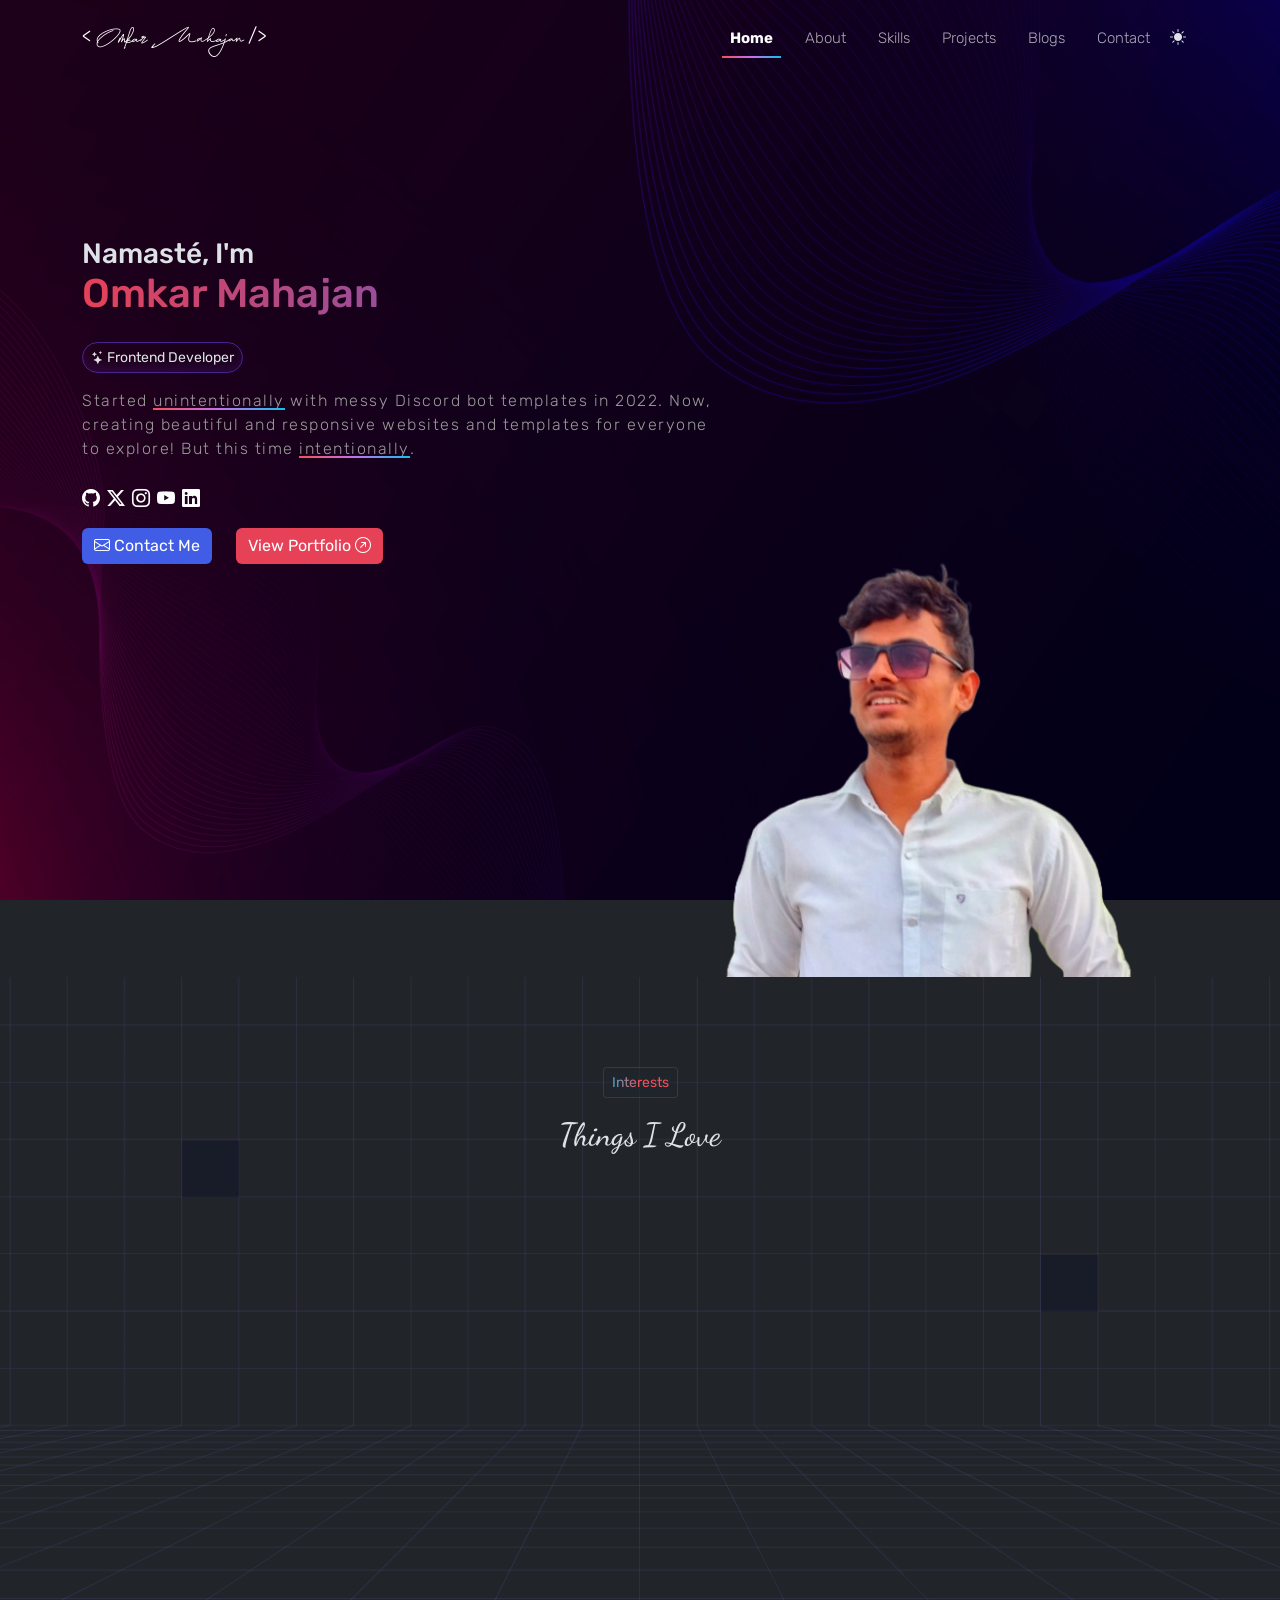
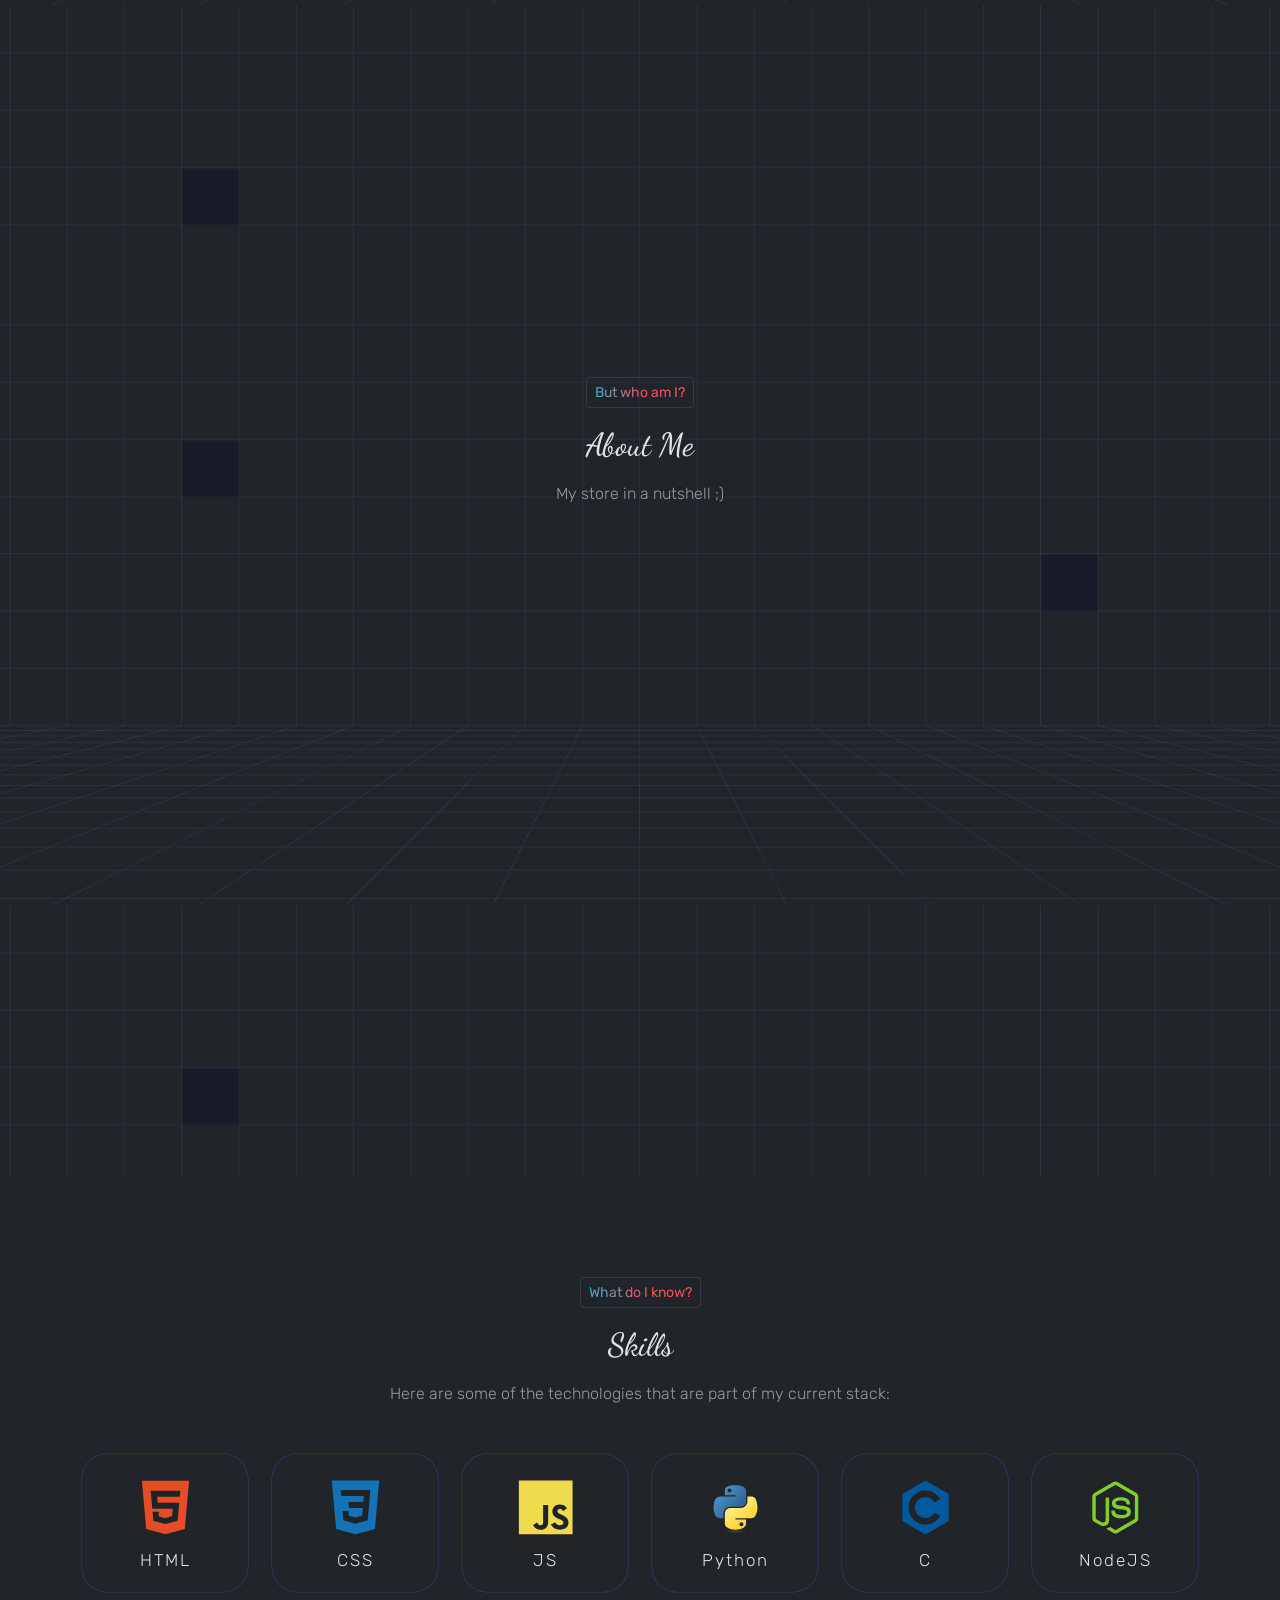
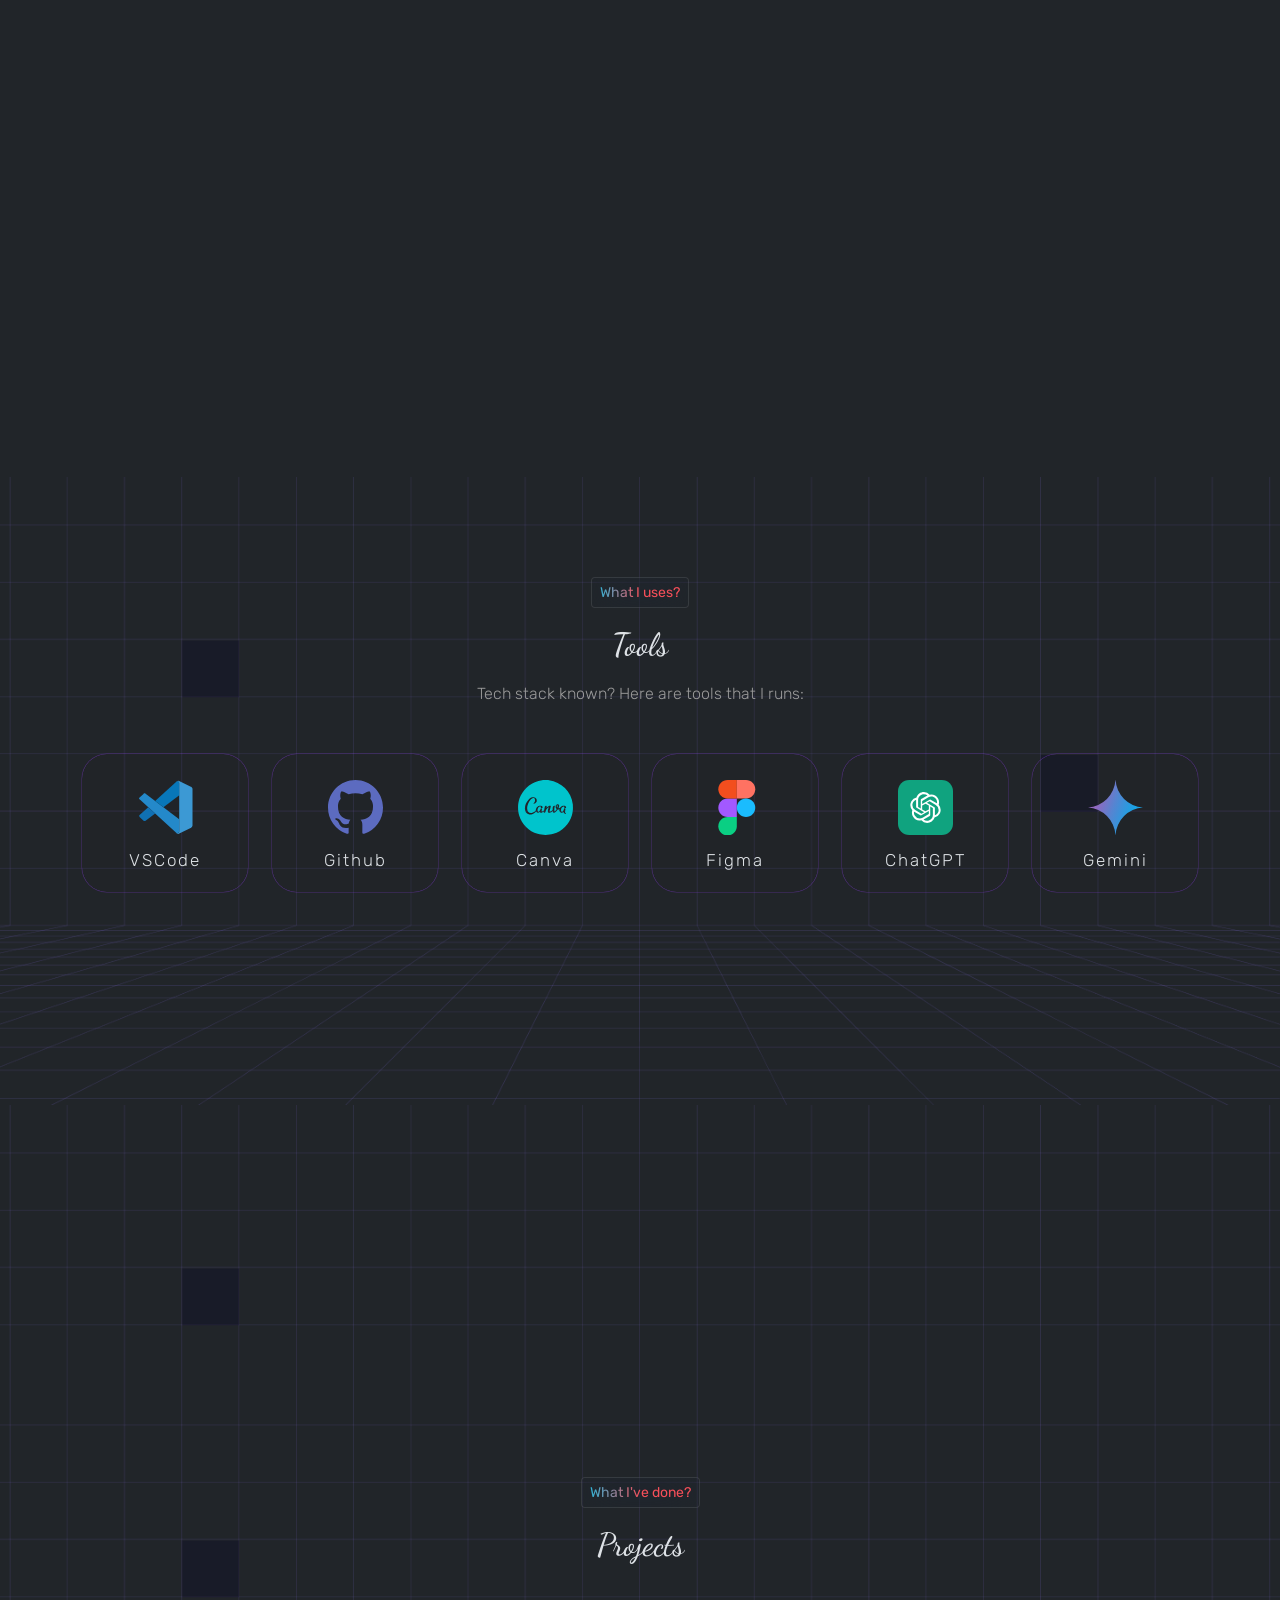
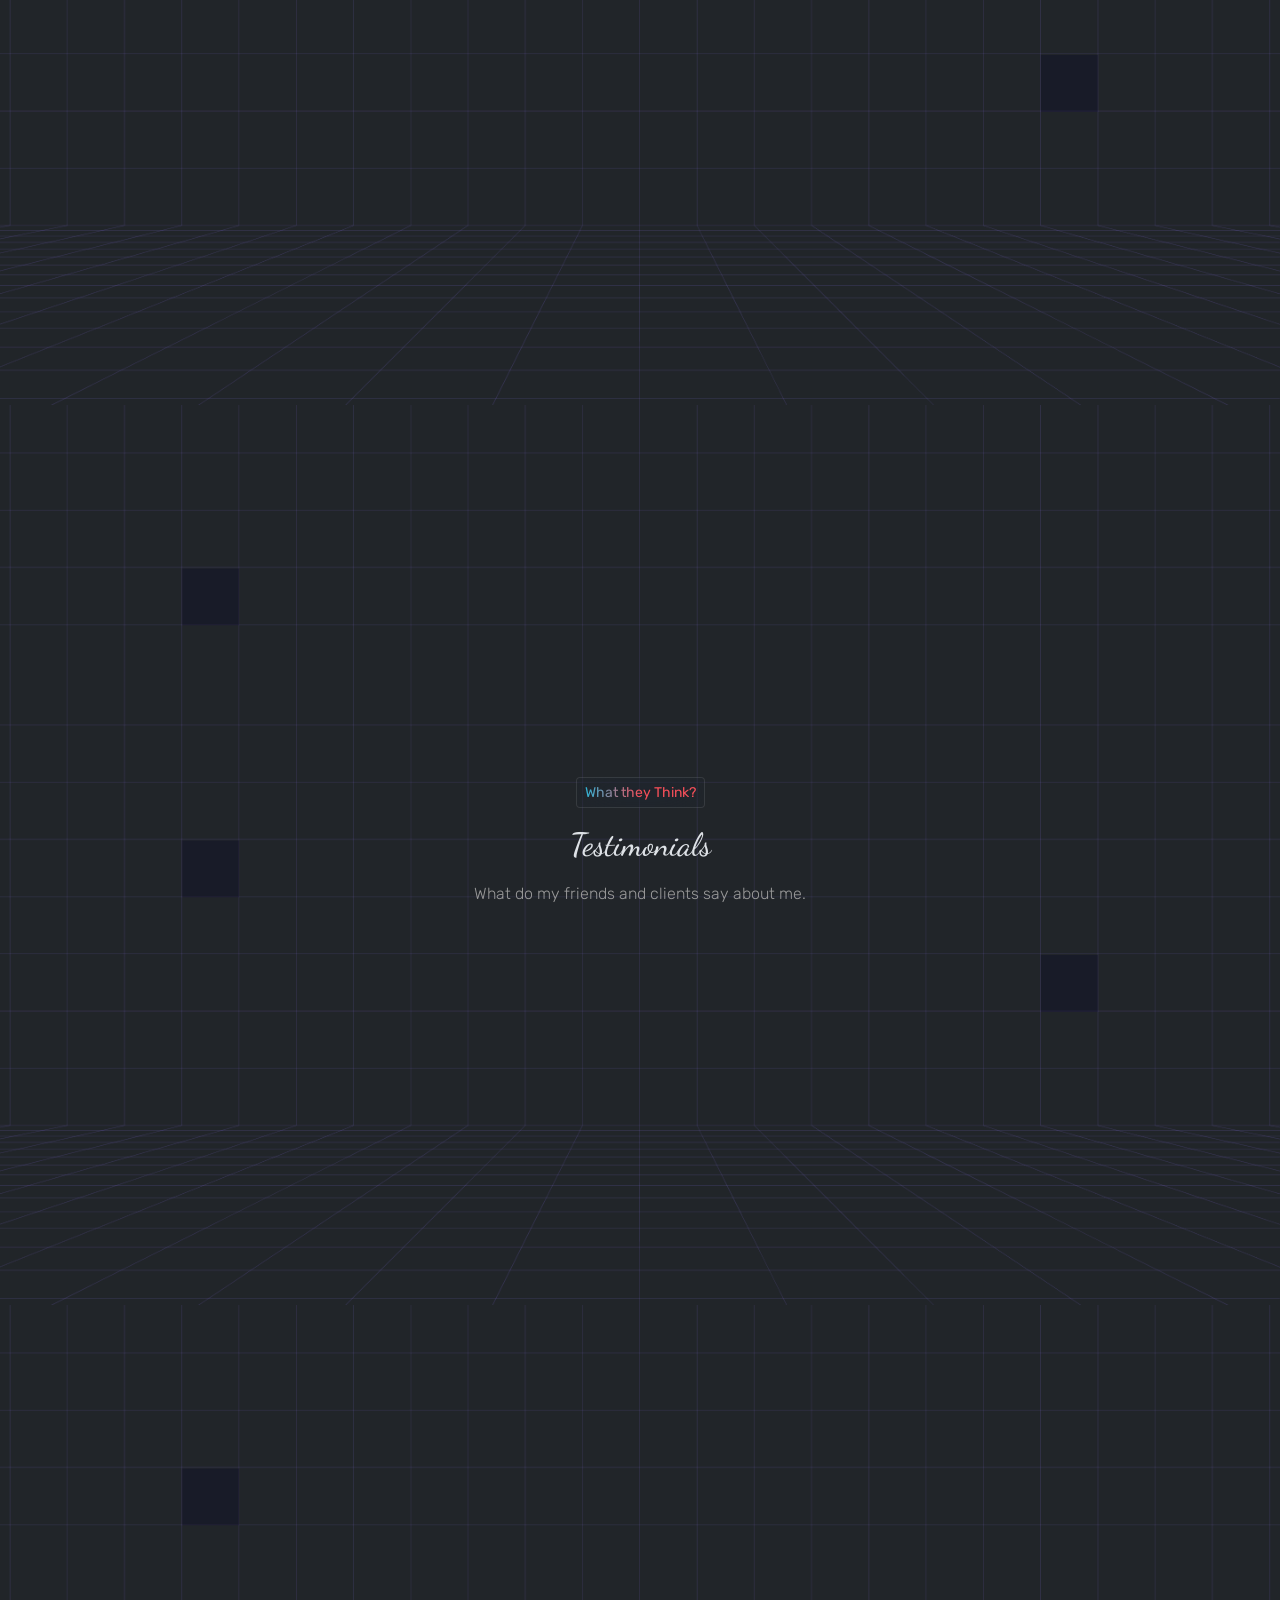
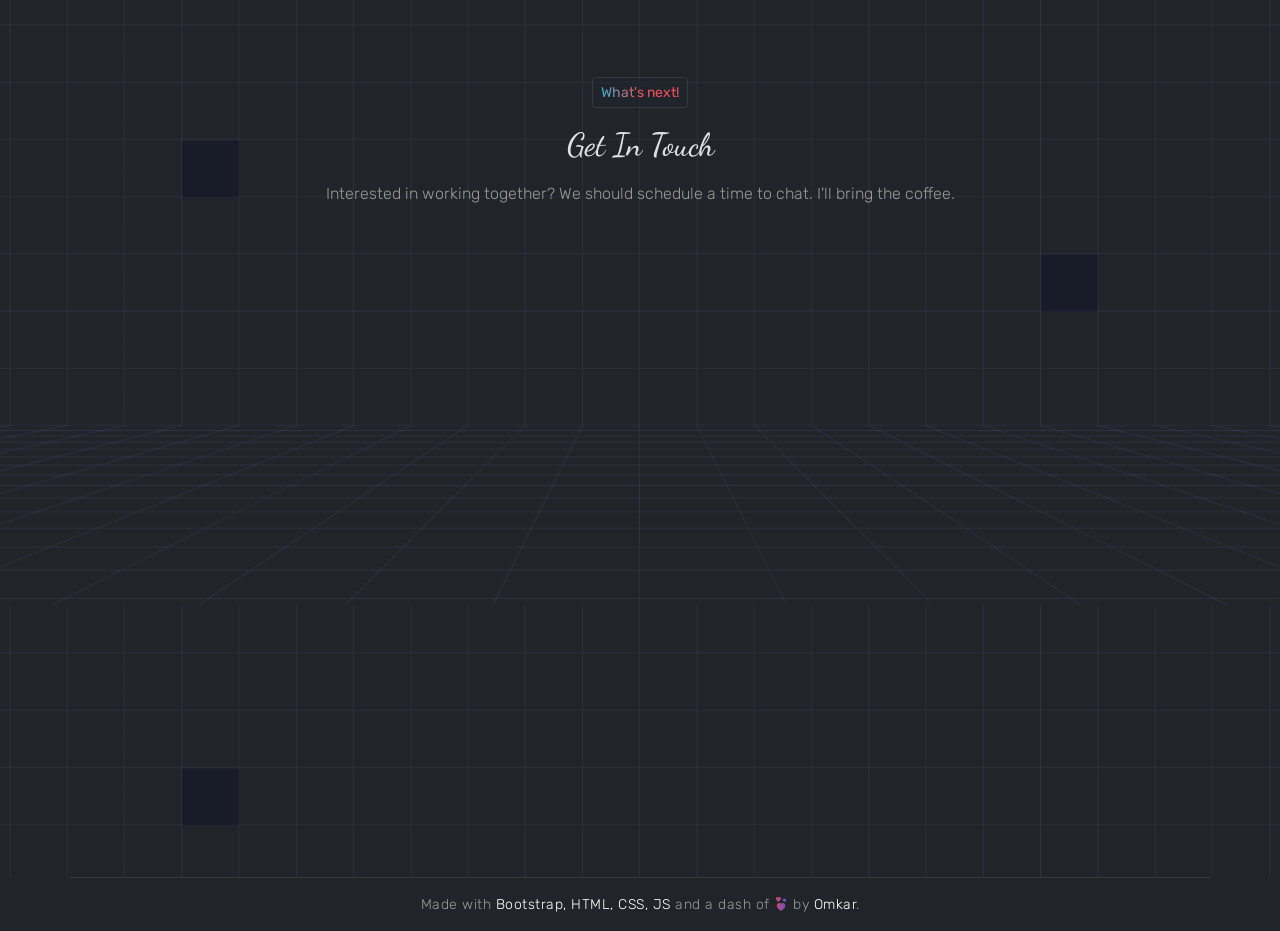
<file: index.html>
<!DOCTYPE html>
<html lang="en">
<head>
    <meta charset="UTF-8">
    <meta name="viewport" content="width=device-width, initial-scale=1.0">

    <!-- Primary Meta Tags -->
    <title>Omkar Mahajan - Frontend Web Developer</title>

    <meta name="title" content="Omkar Mahajan - Frontend Web Developer">
    <meta name="description" content="Omkar Mahajan - Passionate Frontend Web Developer creating beautiful and responsive websites. Explore my portfolio and blog for tech insights.">
    <meta name="keywords" content="Omkar Mahajan, Web Developer, Frontend Developer, Portfolio, Blog, Tech Insights">
    <meta name="author" content="Omkar Mahajan">

    <!-- Open Graph Meta Tags / Facebook -->
    <meta property="og:title" content="Omkar Mahajan - Frontend Web Developer">
    <meta property="og:description" content="Passionate about crafting beautiful and responsive websites. Explore my portfolio and blog for tech insights.">
    <meta property="og:image" content="assets/images/banner.webp">
    <meta property="og:url" content="/">
    <meta property="og:type" content="website">

    <!-- Twitter Card Meta Tags -->
    <meta name="twitter:card" content="summary_large_image">
    <meta name="twitter:title" content="Omkar Mahajan - Frontend Web Developer">
    <meta name="twitter:description" content="Passionate about crafting beautiful and responsive websites. Explore my portfolio and blog for tech insights.">
    <meta name="twitter:image" content="assets/images/banner.webp">

    <!-- Favicon -->
    <link rel="icon" href="assets/images/om.png" type="image/x-icon">

    <!-- Google Fonts: Rubik -->
    <link rel="stylesheet" href="https://fonts.googleapis.com/css?family=Rubik&amp;display=swap">

    <!-- Stylesheets -->
    <link rel="stylesheet" href="assets/css/aos.css">
    <link rel="stylesheet" href="assets/css/owl.carousel.min.css">
    <link rel="stylesheet" href="assets/css/bootstrap.min.css">
    <link rel="stylesheet" href="assets/css/bootstrap-icons.min.css">
    <link rel="stylesheet" href="assets/css/style.css">

    <!-- Preload Important resources -->
    <link rel="preload" href="assets/css/aos.css" as="style" >
    <link rel="preload" href="assets/css/owl.carousel.min.css" as="style" >
    <link rel="preload" href="assets/css/bootstrap.min.css" as="style" />
    <link rel="preload" href="assets/css/bootstrap-icons.min.css" as="style" />
    <link rel="preload" href="assets/css/style.css" as="style" />

    <!-- MS-Clarity Analytics 
    <script type="text/javascript">
        (function(c,l,a,r,i,t,y){
            c[a]=c[a]||function(){(c[a].q=c[a].q||[]).push(arguments)};
            t=l.createElement(r);t.async=1;t.src="https://www.clarity.ms/tag/"+i;
            y=l.getElementsByTagName(r)[0];y.parentNode.insertBefore(t,y);
        })(window, document, "clarity", "script", "phycesbqlg");
    </script>   -->

</head>

<body data-bs-theme="dark" data-bs-spy="scroll" data-bs-target="#navbar">

    <!-- Preloader -->
    <div id="preloader"></div>
    
    <!-- Header -->
    <header id="header">
        <nav id="navbar" class="navbar navbar-expand-md">
            <div class="container">
                <a href="/" class="navbar-brand logo">
                    <span><</span>
                    <span class="logo-name">Omkar Mahajan</span>
                    <span>/></span>
                </a>
                <div class="offcanvas offcanvas-end" tabindex="-1" id="offcanvasNavbar" aria-labelledby="offcanvasNavbarMenu">
                    <div class="offcanvas-header">
                        <a href="/" class="offcanvas-title navbar-brand logo" id="offcanvasNavbarMenu" data-aos="fade-down" data-aos-delay="600">
                            <span><</span>
                            <span class="logo-name">Omkar Mahajan</span>
                            <span>/></span>
                        </a>
                        <button type="button" class="navbar-toggler" data-bs-dismiss="offcanvas" aria-label="Close Navigation Menu"><i class="bi bi-x toggle-icon"></i></button>
                    </div>
                    <div class="offcanvas-body">
                        <ul class="navbar-nav nav-underline justify-content-end flex-grow-1">
                            <li class="nav-item" data-aos="fade-down" data-aos-delay="500" data-bs-dismiss="offcanvas"><a href="#hero" class="nav-link active" aria-current="page">Home</a></li>
                            <li class="nav-item" data-aos="fade-down" data-aos-delay="600" data-bs-dismiss="offcanvas"><a href="#about" class="nav-link">About</a></li>
                            <li class="nav-item" data-aos="fade-down" data-aos-delay="700" data-bs-dismiss="offcanvas" ><a href="#skills" class="nav-link">Skills</a></li>
                            <li class="nav-item" data-aos="fade-down" data-aos-delay="800" data-bs-dismiss="offcanvas"><a href="#projects" class="nav-link">Projects</a></li>
                            <li class="nav-item" data-aos="fade-down" data-aos-delay="900" data-bs-dismiss="offcanvas"><a href="#blogs" class="nav-link">Blogs</a></li>
                            <li class="nav-item" data-aos="fade-down" data-aos-delay="1000" data-bs-dismiss="offcanvas"><a href="#contact" class="nav-link">Contact</a></li>
                        </ul>
                    </div>
                </div>
                <button class="btn border-0" id="switchTheme" data-aos="fade-down" data-aos-delay="600"><i class="bi bi-brightness-high-fill"></i></button>
                <button class="navbar-toggler border-0" type="button" data-bs-toggle="offcanvas" data-bs-target="#offcanvasNavbar" aria-controls="offcanvasNavbar" aria-label="Toggle Navigation Menu" data-aos="fade-down" data-aos-delay="600"><i class="bi bi-list toggle-icon"></i></button>
            </div>
        </nav>
    </header>

    <!-- Hero -->
    <section id="hero">
        <div class="container">     
            <div class="row about-content">
                <div class="col-lg-5 order-lg-2">
                    <div class="hero-portrait">
                        <div class="pic" data-aos="fade-up" data-aos-delay="600"></div>
                    </div>
                </div>
                <div class="col-lg-7 order-lg-1 hero-content">
                    <span class="h3" data-aos="fade-up" data-aos-delay="0">Namasté, I'm</span>
                    <h1 class="name" data-aos="fade-up" data-aos-delay="200"><span>Omkar Mahajan</h1>
                    <button type="button" class="btn btn-sm mt-3 mb-3 btn-showcase"  data-aos="fade-up" data-aos-delay="400"><i class="bi bi-stars"></i> Frontend Developer</button>
                    <p class="tagline mb-3" data-aos="fade-up" data-aos-delay="600">Started <span class="underline">unintentionally</span> with messy Discord bot templates in 2022. Now, creating beautiful and responsive websites and templates for everyone to explore! But this time <span class="underline">intentionally</span>.</p>
                    <div class="social-icons pb-2 pt-2 mb-2">
                        <a href="https://github.com/omkaramahajan/" target="_blank" class="github" data-aos="fade-up" data-aos-delay="620"><i class="bi bi-github"></i></a>
                        <a href="https://twitter.com//" target="_blank" class="twitter-x" data-aos="fade-up" data-aos-delay="64 0"><i class="bi bi-twitter-x"></i></a>
                        <a href="https://www.instagram.com/0mkar_mahajan/" target="_blank" class="instagram" data-aos="fade-up" data-aos-delay="660"><i class="bi bi-instagram"></i></a>
                        <a href="https://www.youtube.com/@Omkar_mahajan/" target="_blank" class="youtube" data-aos="fade-up" data-aos-delay="680"><i class="bi bi-youtube"></i></a>
                        <a href="https://www.linkedin.com/omkar-mahajan-a8727b334/" target="_blank" class="linkedin" data-aos="fade-up" data-aos-delay="690"><i class="bi bi-linkedin"></i></a>
                    </div>
                    <div class="d-flex call-to-action">
                        <a href="#contact" data-aos="fade-up" data-aos-delay="700"><button type="button" class="btn me-4 primary-bg-btn"><i class="bi bi-envelope"></i> Contact Me</button></a>
                        <a href="#projects" data-aos="fade-up" data-aos-delay="800"><button type="button" class="btn btn-light secondary-bg-btn">View Portfolio <i class="bi bi-arrow-up-right-circle"></i></button></a>
                    </div>                    
                </div>
            </div>
        </div>
    </section>

    <!-- Things I Love -->
    <section id="things-i-love">
        <div class="container">
            <h6 class="text-center"><span class="btn btn-sm theme-button theme-text">Interests</span></h6>
            <h2 class="section-heading text-center">Things I Love</h2>
            <div class="row justify-content-center pt-3 gy-4">
                <div class="col-lg-4 col-md-6" data-aos="fade-up" >
                    <div class="card">
                        <div class="circle-container">
                            <div class="circle"><i class="bi bi-droplet-half"></i></div>
                        </div>
                        <div class="card-body">
                            <p class="card-title">Designing</p>
                            <p class="card-text">I love designing. When I see something that needs improvement, I enjoy making it better visually. I pay attention to every detail, whether it's a graphic or a user interface. My goal is to create designs that catch the eye and inspire others.</p>
                        </div>
                    </div>
                </div>
                <div class="col-lg-4 col-md-6" data-aos="fade-up" >
                    <div class="card">
                        <div class="circle-container">
                            <div class="circle"><i class="bi bi-code-slash"></i></i></div>
                        </div>
                        <div class="card-body">
                            <p class="card-title">Developing</p>
                            <p class="card-text">After designing, I dive into development. Coding is where I bring designs to life, turning concepts into digital experiences. Each line of code reflects my vision for functionality and elegance, showcasing my commitment to excellence.</p>
                        </div>
                    </div>
                </div>
                <div class="col-lg-4 col-md-6" data-aos="fade-up" >
                    <div class="card">
                        <div class="circle-container">
                            <div class="circle"><i class="bi bi-cup-hot"></i></div>
                        </div>
                        <div class="card-body">
                            <p class="card-title">Expanding</p>
                            <p class="card-text">Expanding beyond creation, I optimize. From templates to full websites, I refine post-development. Leveraging blogging and basic SEO, I enhance visibility and impact online. Each step maximizes reach and effectiveness online.</p>
                        </div>
                    </div>
                </div>
            </div>
        </div>
    </section>


    <!-- About Me -->
    <section id="about">
        <div class="container">
            <h6 class="text-center"><span class="btn btn-sm theme-button theme-text">But who am I?</span></h6>
            <h2 class="section-heading text-center">About Me</h2>
            <p class="text-center muted-text mt-3 mb-4">My store in a nutshell ;)</p>
            <div class="row justify-content-center" data-aos="fade-down" data-aos-delay="200">
                <div class="col-lg-5 about-portrait">
                    <img src="assets/images/portrait-2.jpg" class="img-fluid pic" alt="About Me Portrait">
                </div>
                <div class="col-lg-7">
                    <p class="bio">
                        Hey there, I'm Omkar, a 20-year-old coding enthusiast from India. I'm currently doing part-time blogging with my full-time journey as a frontend web developer. My coding journey began with experimenting on Discord bots. Now, I'm pursuing a master's degree in computer applications to deepen my skills and passion for web development.
                        </br></br>
                        My main goal in coding is simple: to create things that look great and serve a purpose. Whether it's designing sleek designs or expanding web applications, I'm always exploring new ideas to make something awesome. Apart from coding, when I'm not coding or catching up on news, you can often find me immersed in the world of battle royale games.
                    
                    </p>
                </div>
            </div>
        </div>
    </section>

    <!-- Skills -->
    <section id="skills">
        <div class="container">
            <h6 class="text-center"><span class="btn btn-sm theme-button theme-text">What do I know?</span></h6>
            <h2 class="section-heading text-center">Skills</h2>
            <p class="text-center muted-text mt-3 mb-4">Here are some of the technologies that are part of my current stack:</p>
            <div class="row justify-content-center row-cols-2 row-cols-md-3 row-cols-lg-6 mt-4 gy-4 skills-container" data-aos="simple" data-aos-delay="200">
                <div class="col">
                    <div class="skill">
                        <img class="skill-image" src="./assets/images/skills/HTML.svg" alt="HTML">
                        <p class="skill-name">HTML</p>
                    </div>
                </div>
                <div class="col">
                    <div class="skill">
                        <img class="skill-image" src="./assets/images/skills/CSS.svg" alt="CSS"/>
                        <p class="skill-name">CSS</p>
                    </div>
                </div>                
                <div class="col">
                    <div class="skill">
                        <img class="skill-image" src="./assets/images/skills/JS.svg" alt="JavaScript">
                        <p class="skill-name">JS</p>
                    </div>
                </div>
                <div class="col">
                    <div class="skill">
                        <img class="skill-image" src="./assets/images/skills/Python.svg" alt="Python">
                        <p class="skill-name">Python</p>
                    </div>
                </div>
                <div class="col">
                    <div class="skill">
                        <img class="skill-image" src="./assets/images/skills/C.svg" alt="C">
                        <p class="skill-name">C</p>
                    </div>
                </div>
                <div class="col">
                    <div class="skill">
                        <img class="skill-image" src="./assets/images/skills/NodeJS.svg" alt="NodeJS">
                        <p class="skill-name">NodeJS</p>
                    </div>
                </div>
                </div>
            </div>
        </div>
    </section>

    <!-- Tools -->
    <section id="tools">
        <div class="container">
            <h6 class="text-center"><span class="btn btn-sm theme-button theme-text">What I uses?</span></h6>
            <h2 class="section-heading text-center">Tools</h2>
            <p class="text-center muted-text mt-3 mb-4">Tech stack known? Here are tools that I runs:</p>
            <div class="row justify-content-center row-cols-2 row-cols-md-3 row-cols-lg-6 mt-4 gy-4 tools-container" data-aos="simple" data-aos-delay="200">
                <div class="col">
                    <div class="tool">
                        <img class="tool-image" src="./assets/images/tools/vscode.svg" alt="VSCode">
                        <p class="tool-name">VSCode</p>
                    </div>
                </div>
                <div class="col">
                    <div class="tool">
                        <img class="tool-image" src="./assets/images/tools/github.svg" alt="Github">
                        <p class="tool-name">Github</p>
                    </div>
                </div>
                <div class="col">
                    <div class="tool">
                        <img class="tool-image" src="./assets/images/tools/canva.svg" alt="Canva">
                        <p class="tool-name">Canva</p>
                    </div>
                </div>
                <div class="col">
                    <div class="tool">
                        <img class="tool-image" src="./assets/images/tools/Figma.svg" alt="Figma">
                        <p class="tool-name">Figma</p>
                    </div>
                </div>
                <div class="col">
                    <div class="tool">
                        <img class="tool-image" src="./assets/images/tools/ChatGPT.svg" alt="ChatGPT">
                        <p class="tool-name">ChatGPT</p>
                    </div>
                </div>
                <div class="col">
                    <div class="tool">
                        <img class="tool-image" src="./assets/images/tools/Gemini.svg" alt="Gemini">
                        <p class="tool-name">Gemini</p>
                    </div>
                </div>
            </div>
        </div>
    </section>

    <!-- Timelines 
    <section id="timelines">
        <div class="container">
            <h6 class="text-center"><span class="btn btn-sm theme-button theme-text">What am Doing?</span></h6>
            <h2 class="section-heading text-center">Timelines</h2>
            <div class="row justify-content-center row-cols-2 row-cols-md-3 row-cols-lg-6 skills-container">
                <div class="col">
                </div>
            </div>
        </div>
    </section> -->
            

    <!-- Projects -->
    <section id="projects">
        <div class="container">
            <h6 class="text-center"><span class="btn btn-sm theme-button theme-text">What I've done?</span></h6>
            <h2 class="section-heading text-center">Projects</h2>
            <div class="row justify-content-center mt-4 gy-4" data-aos="fade-up" data-aos-delay="200">
                <!--
                <div class="col-lg-4 col-md-6">

                    <div class="card project-card">
                        <div class="card-body">
                            <div class="d-flex align-items-center">
                                <div class="col-2">
                                    <img src="/assets/images/projects/pfpfinder-icon.png" class="img-fluid icon" alt="PfpFinder Logo">
                                </div>
                                <div class="col-7 p-0">
                                    <a href="https://pfpfinder.com/" class="card-title title" target="_blank">PfpFinder</a>
                                    <p class="stacks m-0">HTML | CSS | BS | JS + NodeJS</p>
                                </div>
                                <div class="col-3 align-middle">
                                    <a href="https://pfpfinder.com/" class="btn btn-sm primary-bg-btn rounded-5" target="_blank">Visit <i class="bi bi-arrow-up-right-circle-fill"></i></a>
                                </div>
                            </div>
                        </div>
                        <div class="description-container">
                            <p class="description">Find the best profile pictures and banners for all your social media accounts.</p>
                        </div>
                        <div class="banner-container">
                            <div class="overlay">
                                <a href="https://pfpfinder.com/" class="btn" target="_blank"><i class="bi bi-arrow-up-right-circle-fill"></i></a>
                            </div>
                            <img src="/assets/images/projects/pfpfinder-banner.webp" class="card-img-top banner" alt="PfpFinder Banner">
                        </div>
                    </div>
                </div>

                <div class="col-lg-4 col-md-6">
                    <div class="card project-card">
                        <div class="card-body">
                            <div class="d-flex align-items-center">
                                <div class="col-2">
                                    <img src="/assets/images/projects/bikekart-icon.png" class="img-fluid icon" alt="BikeKart Template Logo">
                                </div>
                                <div class="col-7 p-0">
                                    <a href="https://itsvijaysingh.github.io/BikeKart/" class="card-title title" target="_blank">BikeKart</a>
                                    <p class="stacks m-0">HTML | CSS</p>
                                </div>
                                <div class="col-3 align-middle">
                                    <a href="https://itsvijaysingh.github.io/BikeKart/" class="btn btn-sm primary-bg-btn rounded-5" target="_blank">Visit <i class="bi bi-arrow-up-right-circle-fill"></i></a>
                                </div>
                            </div>
                        </div>
                        <div class="description-container">
                            <p class="description">BikeKart is just another bike store web template with mulitple sections.</p>
                        </div>
                        <div class="banner-container">
                            <div class="overlay">
                                <a href="https://itsvijaysingh.github.io/BikeKart/" class="btn" target="_blank"><i class="bi bi-arrow-up-right-circle-fill"></i></a>
                            </div>
                            <img src="/assets/images/projects/bikekart-banner.webp" class="card-img-top banner" alt="BikeKart Banner">
                        </div>
                    </div>
                </div>
-->
                <div class="col-lg-4 col-md-6">
                    <div class="card project-card cursor-not-allowed">
                        <div class="card-body ">
                            <div class="d-flex align-items-center">
                                <div class="col-2">
                                    <img src="assets/images/projects/simplcalc-icon.png" class="img-fluid icon" alt="SimplCalc Icon">
                                </div>
                                <div class="col-7 p-0">
                                    <span class="card-title title">SimplCalc</span>
                                    <p class="stacks m-0">HTML | CSS | JS</p>
                                </div>
                                <div class="col-3 align-middle">
                                    <button class="btn btn-sm in-progress cursor-not-allowed">In Progress</button>
                                </div>
                            </div>
                        </div>
                        <div class="description-container">
                            <p class="description">Tired of calculating manually? SimplCalc is best and faster solution.</p>
                        </div>
                        <div class="banner-container cursor-not-allowed">
                            <div class="overlay">
                                <i class="bi bi-hourglass-split"></i>
                            </div>
                            <img src="assets/images/projects/simplcalc-banner.webp" class="card-img-top banner" alt="SimplCalc Banner">
                        </div>
                    </div>
                </div>
            </div>
        </div>
    </section>

    <!-- Testimonials -->
    <section id="testimonials">
        <div class="container">
            <h6 class="text-center"><span class="btn btn-sm theme-button theme-text">What they Think?</span></h6>
            <h2 class="section-heading text-center">Testimonials</h2>
            <p class="text-center muted-text mt-3 mb-4">What do my friends and clients say about me.</p>
            <div class="row mt-4 gy-4" data-aos="fade-down" data-aos-delay="200">
                <div class="col-md-12">
                    <div id="testimonial-slider" class="owl-carousel">
<!--
                        <div class="testimonial">
                            <p class="description">
                                Your brilliance is truly inspiring. You bring so much positivity and creativity wherever you go. Keep shining brightly! Working with you has been always an incredible experience.
                            </p>
                            <div class="pic">
                                <img src="/assets/images/testimonials/Moinudeen.webp" alt="Moinudeen Pic">
                            </div>
                            <div class="detail">
                                <h4 class="name">Moinudeen</h4>
                                <small class="role" >Programmer</small>
                            </div>
                        </div>
         
                        <div class="testimonial">
                            <p class="description">
                                Bro, I admire your hard work. Your efforts speak volumes about you. You're amazing! Much love, bro! 🤜🤛
                            </p>
                            <div class="pic">
                                <img src="/assets/images/testimonials/Nadeem.webp" alt="Nadeem Pic">
                            </div>
                            <div class="detail">
                                <h4 class="name">Nadeem</h4>
                                <small class="role">Friend</small>
                            </div>
                        </div>

                       <div class="testimonial">
                            <p class="description">
                                Vijay's commitment and hard work shine through in everything he does.
                            </p>
                            <div class="pic">
                                <img src="/assets/images/testimonials/J.svg" alt="Jwala Pratap Pic" class="">
                            </div>
                            <div class="detail">
                                <h4 class="name">Jwala Pratap</h4>
                                <small class="role">Web Developer</small>
                            </div>
                        </div>
-->
                        <div class="testimonial">
                            <p class="description">
                                Working with Omkar has been an incredible experience. His dedication in web development truly shine through his work. He has a remarkable ability to turn ideas into reality & crafting websites that exceed expectations.
                            </p>
                            <div class="pic">
                                <img src="assets/images/testimonials/Rahul.webp" alt="Rahul Pic">
                            </div>
                            <div class="detail">
                                <h4 class="name">Alok Sharma</h4>
                                <small class="role">Software Developer</small>
                            </div>
                        </div>
                    </div>
                </div>
            </div>
        </div>
    </section>

    <!-- Blogs -->
    <!--
    <section id="blogs">
        <div class="container">
            <h6 class="text-center"><span class="btn btn-sm theme-button theme-text">Do I Write?</span></h6>
            <h2 class="section-heading text-center">My Blogs</h2>
            <p class="text-center muted-text mt-3 mb-4">From tech tips to gaming guides, here are some written pieces that you can check out if you're interested.</p>
            <div class="row justify-content-center gy-4" data-aos="fade-up" data-aos-delay="600">
                <div class="col-lg-4 col-md-6">
                    <div class="card article-card">
                        <div class="banner-container position-relative">
                            <div class="position-absolute top-0 end-0">
                                <span class="badge">Gaming</span>
                            </div>
                            <img src="https://gamesroid.com/wp-content/uploads/2023/10/How-to-Update-Township.webp" class="card-img-top banner" alt="How to Update Township Game">
                        </div>                        
                        <div class="card-body">
                            <a href="https://gamesroid.com/how-to-update-township-game/"></a><h6 class="card-title">How to Update Township Game – Guide for Every Platform!</h6></a>
                            <p class="card-text description">Keep your Township updated and experience all the latest features.</p>
                            <a href="https://gamesroid.com/how-to-update-township-game/" class="text-decoration-none" target="_blank"><span class="read-more">Read More <i class="bi bi-arrow-up-right"></i></span></a>
                        </div>
                    </div>
                </div>
                <div class="col-lg-4 col-md-6">
                    <div class="card article-card">
                        <div class="banner-container position-relative">
                            <div class="position-absolute top-0 end-0">
                                <span class="badge">Gaming</span>
                            </div>
                            <img src="https://gamesroid.com/wp-content/uploads/2023/09/Popular-Mobile-Games.webp" class="card-img-top banner" alt="Most Popular Mobile Games in India">
                        </div>                        
                        <div class="card-body">
                            <a href="https://gamesroid.com/most-popular-mobile-games-in-india/"></a><h6 class="card-title">Most Popular Mobile Games in India- Android & iOS </h6></a>
                            <p class="card-text description">Find out the top trendiest and most popular mobile games in India!</p>
                            <a href="https://gamesroid.com/most-popular-mobile-games-in-india/" class="text-decoration-none" target="_blank"><span class="read-more">Read More <i class="bi bi-arrow-up-right"></i></span></a>
                        </div>
                    </div>
                </div>
                <div class="col-lg-4 col-md-6">
                    <div class="card article-card">
                        <div class="banner-container position-relative">
                            <div class="position-absolute top-0 end-0">
                                <span class="badge">Gaming</span>
                            </div>
                            <img src="https://gamesroid.com/wp-content/uploads/2024/01/Discord-Banners.webp" class="card-img-top banner" alt="Best Discord Banners and GIFs">
                        </div>                        
                        <div class="card-body">
                            <a href="https://gamesroid.com/best-discord-banners/"></a><h6 class="card-title">100+ Best Discord Banners and GIFs</h6></a>
                            <p class="card-text description">From anime, to aesthetics, cuteness to coolness, static to animated there's a for you.</p>
                            <a href="https://gamesroid.com/best-discord-banners/" class="text-decoration-none" target="_blank"><span class="read-more">Read More <i class="bi bi-arrow-up-right"></i></span></a>
                        </div>
                    </div>
                </div>
            </div>
        </div>
    </section>
-->


    <!-- Contact -->
    <section id="contact">
        <div class="container">
            <h6 class="text-center"><span class="btn btn-sm theme-button theme-text">What's next!</span></h6>
            <h2 class="section-heading text-center">Get In Touch</h2>
            <p class="text-center muted-text mt-3 mb-4">Interested in working together? We should schedule a time to chat. I'll bring the coffee.</p>
            <div class="row justify-content-center" data-aos="fade-down" data-aos-delay="500">
                <div class="col-lg-8">
                    <div class="contact-form">
                       <!-- <form action="https://formspree.io/f/xldjelqg" method="POST"> -->
                            <div class="row g-2">
                                <div class="col-md-6">
                                    <div class="form-group">
                                        <input type="text" class="form-control" id="name" name="name" placeholder="Name *" required>
                                    </div>
                                </div>
                                <div class="col-md-6">
                                    <div class="form-group">
                                        <input type="email" class="form-control" id="email" name="email" placeholder="Email *" required>
                                    </div>
                                </div>
                                <div class="col-md-12">
                                    <div class="form-group">
                                        <input type="text" class="form-control" id="subject" name="subject"  placeholder="Subject *" required>
                                    </div>
                                </div>
                                <div class="col-md-12">
                                    <div class="form-group">
                                        <textarea style="resize: none;" class="form-control" id="message" name="message" rows="5" placeholder="Your message *" required></textarea>
                                    </div>
                                </div>
                                <div class="col-md-12">
                                    <button type="submit" class="btn primary-bg-btn mt-2">Send Message <i class="bi bi-arrow-up-right"></i></button>
                                </div>
                            </div>
                        </form>
                    </div>
                </div>
            </div>
        </div>
    </section>

    <!-- Footer -->
    <footer id="footer">
        <div class="container">
            <p class="text-center copyright-text">Made with <span>Bootstrap, HTML, CSS, JS</span> and a dash of <span class="heart-icon"><i class="bi bi-hearts"></i></span> by <span>Omkar</span>.</p>
        </div>
    </footer>

    <button class="btn" id="backToTopButton" onclick="scrollToTop()" style="display: none;">
        <span aria-label="Back to top">
            <svg xmlns="http://www.w3.org/2000/svg" width="20" height="20" fill="currentColor" class="bi bi-arrow-up-square" viewBox="0 0 16 16">
                <path fill-rule="evenodd" d="M15 2a1 1 0 0 0-1-1H2a1 1 0 0 0-1 1v12a1 1 0 0 0 1 1h12a1 1 0 0 0 1-1zM0 2a2 2 0 0 1 2-2h12a2 2 0 0 1 2 2v12a2 2 0 0 1-2 2H2a2 2 0 0 1-2-2zm8.5 9.5a.5.5 0 0 1-1 0V5.707L5.354 7.854a.5.5 0 1 1-.708-.708l3-3a.5.5 0 0 1 .708 0l3 3a.5.5 0 0 1-.708.708L8.5 5.707z"/>
              </svg>
        </span>
    </button>

    <!-- JavaScript -->
    <script src="assets/js/aos.js" defer></script>
    <script src="assets/js/jquery-3.7.1.min.js" defer></script>
    <script src="assets/js/owl.carousel.min.js" defer></script>
    <script src="assets/js/bootstrap.min.js" defer></script>
    <script src="assets/js/script.js" defer></script>

</body>
</html>
</file>
<file: assets/css/style.css>
/*--------------------------------------------------------------
# Global Settings
--------------------------------------------------------------*/

@font-face {
    font-family: 'Agustina';
    src: url('../fonts/Agustina.woff') format('woff');
}

@font-face {
    font-family: 'Dancing Script';
    src: url('../fonts/DancingScript-Medium.ttf') format('truetype');
}


/* Global Variables */
:root{
    --font-family: 'Rubik', sans-serif;
    --primary-color: #415de6;
    --secondary-color: #e64157;
    --tertiary-color: #12c2e9;
    --primary-gradient-color: linear-gradient(90deg,#e64157,#415de6);
    --secondary-gradient-color: linear-gradient(to right, #12c2e9, #f64f59, #f64f59);
    --underline-gradient: linear-gradient(to left, #12c2e9, #c471ed, #f64f59);
    --vertical-gradient: linear-gradient(to top, #12c2e9, #c471ed, #f64f59);
    --transition-default: all .4s ease;
}   

body{
    font-family: var(--font-family);
    font-weight: 300;
}

a{
    color: var(--primary-color);
    text-decoration: none;
}

a:hover{
    color: var(--secondary-color);
}

/* Dark Mode */
[data-bs-theme="dark"] {
    position: relative;
    color: rgb(255, 255, 255/1);
    z-index: 0;
}

[data-bs-theme="dark"]::before {
    content: "";
    position: fixed;
    top: 0;
    left: 0;
    width: 100%;
    height: 100%;
    background: #000 url(../images/dark-bg.webp) 50% no-repeat;
    background-size: cover;
    filter: brightness(50%);
    -webkit-filter: brightness(50%);
    z-index: -1;
}

/* Dark Mode styles */
[data-bs-theme="dark"] {
    --text-color: #fff;
    --muted-text: #9a9a9a;
    --bg-color: #212121;
    --btn-color: #fff;
    --offcanvas-bg: rgba(0,0,0,0.9);
    --offcanvas-border-color: rgba(255, 255, 255, 0.2);
}

/* Light Mode */
[data-bs-theme="light"] {
    position: relative;
    color: rgb(255, 255, 255/1);
    z-index: 0;
}

[data-bs-theme="light"]::before {
    content: "";
    position: fixed;
    top: 0;
    left: 0;
    width: 100%;
    height: 100%;
    background: #fff url(../images/light-bg.webp) 50% no-repeat;
    background-size: cover;
    filter: brightness(90%);
    -webkit-filter: brightness(90%);
    z-index: -1;
}

/* Light Mode styles */
[data-bs-theme="light"] {
    --text-color: #000;
    --muted-text: #000;
    --bg-color: #fff;
    --btn-color: #fff;
    --offcanvas-bg: rgba(215, 215, 215, 0.9);
    --offcanvas-border-color: rgba(255, 255, 255, 0.2);
}

*::selection {
    color: var(--primary-color);
}

::-webkit-scrollbar {
    width: 5px;
    background: var(--bg-color);
}

::-webkit-scrollbar-thumb {
    border-radius: 20px;
    background: var(--vertical-gradient);
    box-shadow: inset 2px 2px 2px rgba(255, 255, 255, 0.25), inset -2px -2px -2px rgba(0,0,0,0.25);
    -webkit-box-shadow: inset 2px 2px 2px rgba(255, 255, 255, 0.25), inset -2px -2px -2px rgba(0,0,0,0.25);
}

.social-icons a{
    color: var(--text-color);
    font-size: 18px;
    margin-right: 3px;
    transition: var(--transition-default);
    -webkit-transition: var(--transition-default);
}

.social-icons a:hover{
    color: var(--primary-color);
}

.logo-name{
    font-family: 'Agustina', 'Rubik', sans-serif;
    font-size: 1.2rem;
}

.primary-bg-btn{
    color: var(--btn-color);
    background-color: var(--primary-color);
    border: none;
    transition: var(--transition-default);
    -webkit-transition: var(--transition-default);
}

.primary-bg-btn:hover{
    color: var(--text-color);
    background-color: none;
    border: 1px solid var(--bg-color);
    transform: translate(0, -0.25rem) rotate(0) skewX(0) skewY(0) scaleX(1) scaleY(1);
}

.primary-outline-btn{
    color: var(--btn-color);
    background-color: none;
    border-color: var(--primary-color);
    transition: var(--transition-default);
    -webkit-transition: var(--transition-default);
}

.primary-outline-btn:hover{
    color: var(--text-color);
    background-color: var(--primary-color);
    border: none;
    transform: translate(0, -0.25rem) rotate(0) skewX(0) skewY(0) scaleX(1) scaleY(1);
}

.secondary-bg-btn{
    color: var(--text-color);
    background-color: var(--secondary-color);
    border: none;
}

.secondary-bg-btn:hover{
    color: var(--bg-color);
    background-color: var(--text-color);
    border: 1px solid var(--bg-color);
    transform: translate(0, -0.25rem) rotate(0) skewX(0) skewY(0) scaleX(1) scaleY(1);
}

.tertiary-bg-btn{
    color: var(--text-color);
    background-color: var(--tertiary-color);
    border: none;
    transform: translate(0, -0.25rem) rotate(0) skewX(0) skewY(0) scaleX(1) scaleY(1);
}

.tertiary-bg-btn:hover{
    color: var(--bg-color);
    background-color: var(--text-color);
    border: 1px solid var(--bg-color);
}

.in-progress{
    text-wrap: nowrap;
    background-color: rgba(255, 156, 9, 0.15);
    color: rgb(255, 156, 9);
}

.underline{
    position: relative;
}

.underline::after {
    content: "";
    position: absolute;
    bottom: 0;
    left: 0;
    width: 100%;
    height: 2px;
    background-image: var(--underline-gradient);
}

.underline:hover {
    color: var(--secondary-color);
}

.theme-button{
    border-radius: 4px;
    background: rgba(255, 255, 255, 0.08);
    border: 1px solid rgba(255, 255, 255, 0.1);
    backdrop-filter: saturate(180%) blur(20px);
    -webkit-backdrop-filter: saturate(180%) blur(20px);
}

.theme-text{
    background: var(--secondary-gradient-color);
    -webkit-background-clip: text;
    -webkit-text-fill-color: transparent;
}

.section-heading{
    font-family: 'Dancing Script',var(--font-family);
    margin: 18px 0px;
}

.cursor-not-allowed{
    cursor: not-allowed!important;
}

.muted-text{
    color: var(--muted-text);
}

/* Preloader */
#preloader {
    position: fixed;
    z-index: 99;
    top: 0;
    right: 0;
    bottom: 0;
    left: 0;
    display: block;
    backdrop-filter: blur(20px);
    -webkit-backdrop-filter: blur(20px);
    animation: fadeOutPreloader 1s linear 1s forwards;
    -webkit-animation: fadeOutPreloader 1s linear 1s forwards;
}

@keyframes fadeOutPreloader {
    to {
        opacity: 0;
        visibility: hidden;
    }
}

/*--------------------------------------------------------------
# Header Section
--------------------------------------------------------------*/

#header{
    background: transparent;
    transition: top 0.5s ease;
    -webkit-transition: top 0.5s ease;
}

.fixed-top{
    backdrop-filter: blur(20px);
    -webkit-backdrop-filter: blur(20px);
}

    @media (max-width: 767px) {
        #switchTheme{
            display: flex;
            justify-content: end;
            flex-grow: 1;
        }
    }

#header .navbar{
    backdrop-filter: 20px;
    -webkit-backdrop-filter: 20px;
    padding: 15px 0;
}

.navbar .toggle-icon{
    color: var(--text-color);
    font-size: 28px;
}

.navbar-toggler:focus {
    box-shadow: none;
    -webkit-box-shadow: none;
}

.offcanvas{
    background-color: var(--offcanvas-bg);
}

.offcanvas.show ul {
    position: absolute;
    justify-content: flex-start!important;
    top: 76.9px;
    left: 15px;
    right: 15px;
    bottom: 15px; 
    padding: 10px 15px;
    transition: none;
    -webkit-transition: none;
    border: 2px solid var(--offcanvas-border-color);
}

.fixedHeaderNavbar{
    position: fixed;
    height: 100vh;
}

.navbar-nav > li > .nav-link {
    position: relative;
    font-size: 15px;
    border-bottom: none;
    transition: width 0.35s ease;
    -webkit-transition: width 0.35s ease;
}

.navbar-nav > li > .nav-link.active::after {
    content: "";
    position: absolute;
    bottom: 0;
    left: 0;
    width: 100%;
    height: 2px;
    background-image: var(--underline-gradient);
}

.navbar-nav > li > .nav-link::after {
    content: "";
    position: absolute;
    bottom: 0;
    left: 0;
    width: 0;
    height: 2px;
    background-image: var(--underline-gradient);
    transition: width 0.35s ease;
    -webkit-transition: width 0.35s ease;
}

.navbar-nav > li > .nav-link:hover::after {
    width: 100%;
}

/*--------------------------------------------------------------
# Hero Section
--------------------------------------------------------------*/

#hero {
    position: relative;
    padding: 160px 0px 50px 0px;
    min-height: 100vh;
}

#hero .name {
    background: var(--primary-gradient-color);
    color: transparent;
    background-clip: text;
    -webkit-background-clip: text;
}

#hero .btn-showcase {
    border-radius: 32px;
    border-color: #7042f88b;
    border-width: 1px;
    backdrop-filter: blur(6px); 
    -webkit-backdrop-filter: blur(6px); 
    box-shadow: inset 0 -7px 11px rgba(141, 53, 229, .136);
    -webkit-box-shadow: inset 0 -7px 11px rgba(141, 53, 229, .136);
    transition: box-shadow .45s cubic-bezier(.6,.6,0,1);
    -webkit-transition: box-shadow .45s cubic-bezier(.6,.6,0,1);
}

#hero .btn-showcase i {
    font-size: 13px;
}

#hero .btn-showcase:hover {
    box-shadow: inset 0 -7px 11px rgba(141, 53, 229, .536);
}

#hero .badge-button {
    margin-bottom: 15px;
}

#hero .tagline {
    letter-spacing: 1.5px;
    color: var(--muted-text);
}

.hero-portrait .pic {
    position: absolute;
    right: 0;
    top: 0;
    bottom: 0;
    width: 55vw;
    background-size: contain;
    background-position: bottom;
    background-repeat: no-repeat;
    background-image: url(../images/0.png);
}

@media (max-width: 576px) {
    #hero {
        padding: 35px 0px 0px 0px;
    }

    .hero-portrait {
        position: relative;
        overflow: hidden;
        width: 100%;
        max-width: 170px;
        height: 170px;
        max-height: 170px;
        margin: 0 auto;
        border: solid 3px transparent;
        border-radius: 50%;
        background-image: var(--primary-gradient-color), radial-gradient(circle at top left, var(--primary-color),var(--secondary-color));;
        background-origin: border-box;
        background-clip: content-box, border-box;
    }

    .hero-portrait .pic {
        width: 100%;
        background-size: cover;
        background-position: center;
        background-repeat: no-repeat;
        background-image: url(/assets/images/portrait-2.jpg);
    }

    .hero-content{
        margin-top: 35px;
    }

    #hero .btn-showcase {
        font-size: 12px;
    }

    #hero .tagline {
        font-size: 14px;
        letter-spacing: 1.2px;
    }

    #hero .social-icons a{
        font-size: 14px;
        padding: 0px 5px 0px 5px;
    }

    #hero .call-to-action{
        margin-top: 0px;
    }
}


/*--------------------------------------------------------------
# Things I Love Section
--------------------------------------------------------------*/

#things-i-love {
    padding: 90px 0px;
    background-image: url(../images/grid.png);
    background-size: contain;
    min-height: 100vh;
}

#things-i-love .card {
    background-color: transparent;
    padding: 10px;
    border-radius: 24px;
    backdrop-filter: blur(20px);
    -webkit-backdrop-filter: blur(20px);
    box-shadow: 0 0 1px 0 rgba(144, 81, 227, .5), 0 0 0.5px 0.5px rgba(141, 53, 229, .336);
    -webkit-box-shadow: 0 0 1px 0 rgba(144, 81, 227, .5), 0 0 0.5px 0.5px rgba(141, 53, 229, .336);
}

#things-i-love .circle-container {
    display: flex;
    justify-content: center;
    align-items: center;
    height: 100%;
    padding: 11px;
}

#things-i-love .circle {
    display: flex;
    justify-content: center;
    align-items: center;
    width: 85px;
    height: 85px;
    border-radius: 50%;
    color: #fff;
    background: var(--primary-gradient-color);
}

#things-i-love .circle i {
    font-size: 2.2rem;
}

#things-i-love .card-title {
    font-size: 18px;
    text-align: center;
}

#things-i-love .card-text{
    text-align: center;
    font-size: 14px;
    color: var(--muted-text);
}

/*--------------------------------------------------------------
# About Section
--------------------------------------------------------------*/
#about{
    padding: 100px 0px;
    background-image: url(../images/grid.png);
    background-size: contain;
    min-height: 100vh;
}

.about-portrait{
    display: flex;
    padding: 30px 0px 30px 0px;
    justify-content: center;
    align-items: center;
}

.about-portrait::before {
    content: "";
    background-color: transparent;
    height: 300px;
    width: 300px;
    position: absolute;
    z-index: -2;
    box-shadow: 2px 2px 0px inset var(--primary-color), -2px -2px 0px inset transparent;
    -webkit-box-shadow: 2px 2px 0px inset var(--primary-color), -2px -2px 0px inset transparent;
    transition-duration: .5s;
    -webkit-transition-duration: .5s;
}

.about-portrait:hover::before {
    transform: translate(-23px,-23px);
    transition-duration: .5s;
    -webkit-transition-duration: .5s;
}

.about-portrait::after {
    content: "";
    background-color: transparent;
    height: 300px;
    width: 300px;
    position: absolute;
    z-index: -2;
    box-shadow: 2px 2px 0px inset transparent, -2px -2px 0px inset var(--primary-color);
    -webkit-box-shadow: 2px 2px 0px inset transparent, -2px -2px 0px inset var(--primary-color);
    transition-duration: .5s;
    -webkit-transition-duration: .5s;
}

.about-portrait:hover::after {
    transform: translate(35px,30px);
    transition-duration: .5s;
    -webkit-transition-duration: .5s;
}

.about-portrait .pic{
    width: 70%;
    height: auto;
    border-radius: 0.5rem;
    object-fit: cover;
    box-shadow: 0 0 #0000, 0 0 #0000, 0 0 #0000, 12px 8px 0px 0px #850dd5;
    -webkit-box-shadow: 0 0 #0000, 0 0 #0000, 0 0 #0000, 12px 8px 0px 0px #850dd5;
}

#about .bio{
    padding: 30px 0 30px 0;
    color: var(--muted-text);
    font-size: 15px;
    word-spacing: 5px;
}

    @media (max-width: 576px) {
        .about-portrait{
            display: flex;
            padding: 30px 36px 30px 36px;
        }
        .about-portrait .pic {
            width: 90%;
        }
        #about .bio{
            font-size: 14px;
            padding: 30px 15px 30px 15px;
        }
    }

/*--------------------------------------------------------------
# Skills Section
--------------------------------------------------------------*/

#skills{
    padding: 100px 0px;
    min-height: 100vh;
}

.skill{
    display: flex;
    align-items: center;
    flex-direction: column;
    background-color: transparent;
    padding: 18px 0px;
    border-radius: 25px;
    backdrop-filter: blur(300px);
    -webkit-backdrop-filter: blur(300px);
    box-shadow: 0 0 1px 0 rgba(144,81,227,.5), 0 0 0.5px 0.5px rgba(141,53,229,.336);
    -webkit-box-shadow: 0 0 1px 0 rgba(144,81,227,.5), 0 0 0.5px 0.5px rgba(141,53,229,.336);
}

.skill-image{
    width: 71px;
    padding: 8px;
}

.skill-name{
    letter-spacing: 2px;
    font-size: 17px;
    padding-top: 5px;
    margin: 0;
}

/*--------------------------------------------------------------
# Tools Section
--------------------------------------------------------------*/

#tools{
    padding: 100px 0px 80px 0px;
    background-image: url(../images/grid.png);
    background-size: contain;
    min-height: 100vh;
}

.tool{
    display: flex;
    align-items: center;
    flex-direction: column;
    background-color: transparent;
    padding: 18px 0px;
    border-radius: 25px;
    backdrop-filter: blur(300px);
    -webkit-backdrop-filter: blur(300px);
    box-shadow: 0 0 1px 0 rgba(144,81,227,.5), 0 0 0.5px 0.5px rgba(141,53,229,.336);
    -webkit-box-shadow: 0 0 1px 0 rgba(144,81,227,.5), 0 0 0.5px 0.5px rgba(141,53,229,.336);
}

.tool-image{
    width: 71px;
    padding: 8px;
}

.tool-name{
    letter-spacing: 2px;
    font-size: 17px;
    padding-top: 5px;
    margin: 0;
}

/*--------------------------------------------------------------
# Timeline Section
--------------------------------------------------------------*/

#timelines{
    padding: 100px 0px 80px 0px;
}

/*--------------------------------------------------------------
# Projects Section
--------------------------------------------------------------*/

#projects{
    padding: 100px 0px 80px 0px;
    min-height: 100vh;
    background-image: url(../images/grid.png);
    background-size: contain;
}

.project-card{
    background-color: transparent;
    padding: 10px;
    border-radius: 24px;
    backdrop-filter: blur(20px);
    -webkit-backdrop-filter: blur(20px);
    box-shadow: 0 0 1px 0 rgba(144,81,227,.5), 0 0 0.5px 0.5px rgba(141,53,229,.336);
    -webkit-box-shadow: 0 0 1px 0 rgba(144,81,227,.5), 0 0 0.5px 0.5px rgba(141,53,229,.336);
}

.project-card .title {
    position: relative;
    font-size: 18px;
    text-decoration: none;
}

.project-card .title::after {
    content: "";
    position: absolute;
    bottom: 0;
    left: 0;
    width: 0;
    height: 2px;
    background-image: var(--underline-gradient);
    transition: width 0.35s ease;
    -webkit-transition: width 0.35s ease;
}

.project-card .title:hover::after {
    width: 100%;
}

.project-card .tagline,
.project-card .stacks,
.project-card .description {
    font-size: 11px;
    color: var(--muted-text);
}

.project-card .in-progress{
    font-size: 11px;
    border-radius: 32px;
}

.project-card .icon{
    max-width: 70%;
}

.project-card .description-container{
    padding-left: inherit;
}

.project-card .description{
    font-size: 14px;
}

.project-card .banner-container{
    position: relative;
    border-radius: 12px;
    overflow: hidden;
}

.project-card .banner{
    border-radius: inherit;
}

.project-card .overlay {
    position: absolute;
    width: 100%;
    height: 100%;
    opacity: 0;
    background-color: rgba(0, 0, 0, 0.8);
    top: 0;
    left: 0;
    border-radius: inherit;
    transition: opacity 0.3s ease;
    -webkit-transition: opacity 0.3s ease;
}

.project-card .banner-container:hover .overlay {
    opacity: 0.9;
}

.project-card .overlay a {
    position: absolute;
    width: 100%;
    height: 100%;
}

.project-card .overlay i {
    position: absolute;
    font-size: 25px;
    top: 40%;
    left: 50%;
    transform: translate(-50%, -50%);
}

.project-card .primary-bg-btn {
    background-color: #850dd5;
}

.project-card .primary-bg-btn:hover {
    background-color: transparent;
    border: 1px solid var(--bg-color);
}

/*--------------------------------------------------------------
# Testimonials Section
--------------------------------------------------------------*/

#testimonials {
    padding: 100px 0px;
    min-height: 100vh;
    background-image: url(../images/grid.png);
    background-size: contain;
}

.testimonial{
    margin: 0 15px;
}

.testimonial .description{
    position: relative;
    font-size: 13px;
    line-height: 26px;
    padding: 30px 20px;
    border: 1px solid rgba(144, 81, 227, .5);
    border-left: 3px solid rgba(144, 81, 227, .8);
    backdrop-filter: blur(20px);
    -webkit-backdrop-filter: blur(20px);
}

/* Notch Icon for Testimonial Div */
.testimonial .description:after{
    position: absolute;
    bottom: -11px;
    left: 65px;
    content: "";
    width: 20px;
    height: 20px;
    background: rgba(144, 81, 227, .8);
    border-bottom: 1px solid rgba(144, 81, 227, .5);
    border-left: 1px solid rgba(144, 81, 227, .5);
    transform: skewY(-45deg);
    -webkit-transform: skewY(-45deg);  
}

.testimonial .pic{
    display: inline-block;
    overflow: hidden;
    width: 80px;
    height: 80px;
    margin: 20px 30px 10px;
    border: solid 3px transparent;
    border-radius: 50%;
    background-image: var(--primary-gradient-color), radial-gradient(circle at top left, var(--primary-color),var(--secondary-color));;
    background-origin: border-box;
    background-clip: content-box, border-box;
}

.testimonial .pic img{
    width: 100%;
    height: auto;
}

.testimonial .detail{
    margin: 0 30px;
}

.testimonial .detail .name{
    color: var(--primary-color);
    font-size: 17px;
    font-weight: bold;
    margin: 0 0 5px 0;
}

.testimonial .detail .role{
    font-size: 14px;
    color: var(--muted-text);
}

.owl-nav {
    display: flex;
    position: absolute;
    top: 70%;
    transform: translateY(-50%);
    width: 100%;
    justify-content: space-between;
}

.owl-prev span,
.owl-next span {
    font-size: 25px;
}

/*--------------------------------------------------------------
# Blogs Section
--------------------------------------------------------------*/

#blogs{
    padding: 100px 0px;
    min-height: 100vh;
    background-image: url(../images/grid.png);
    background-size: contain;
}

.article-card{
    background-color: transparent;
    padding: 10px;
    border-radius: 24px;
    backdrop-filter: blur(20px);
    -webkit-backdrop-filter: blur(20px);
    box-shadow: 0 0 1px 0 rgba(144,81,227,.5), 0 0 0.5px 0.5px rgba(141,53,229,.336);
    -webkit-box-shadow: 0 0 1px 0 rgba(144,81,227,.5), 0 0 0.5px 0.5px rgba(141,53,229,.336);
}

.article-card .banner-container{
    position: relative;
    border-radius: 12px;
    overflow: hidden;
}

.article-card .badge{
    margin: 10px 10px 0px 0px;
    font-size: 10px;
    background: var(--primary-gradient-color);
}

.article-card .banner{
    border-radius: inherit;
}

.article-card .card-title{
    position: relative;
    font-size: 20px;
    font-weight: 900;
}

.article-card .card-text{
    font-size: 14px;
    color: var(--muted-text);
}

.article-card .read-more{
    position: relative;
    color: var(--text-color);
    text-transform: uppercase;
    font-size: 14px;
}

.article-card .read-more::after {
    content: "";
    position: absolute;
    bottom: 0;
    left: 0;
    width: 0;
    height: 2px;
    background-image: var(--underline-gradient);
    transition: width 0.35s ease;
    -webkit-transition: width 0.35s ease;
}

.article-card .read-more:hover::after {
    width: 80%;
}

/*--------------------------------------------------------------
# Contact Section
--------------------------------------------------------------*/

#contact{
    padding: 100px 0;
    min-height: 100vh;
    background-image: url(../images/grid.png);
    background-size: contain;
}

.contact-form{
    padding: 35px;
    border-radius: 15px;
    background-color: transparent;
    backdrop-filter: blur(20px);
    -webkit-backdrop-filter: blur(20px);
    box-shadow: 0 0 1px 0 rgba(144, 81, 227, .5), 0 0 0.5px 0.5px rgba(141, 53, 229, .336);
    -webkit-box-shadow: 0 0 1px 0 rgba(144, 81, 227, .5), 0 0 0.5px 0.5px rgba(141, 53, 229, .336);
}

.contact-form .form-control{
    padding: 0.775rem 1.05rem;
    background-color: transparent;
    backdrop-filter: blur(20px);
    -webkit-backdrop-filter: blur(20px);
}

.contact-form .form-control:focus{
    box-shadow: none;
    -webkit-box-shadow: none;
    border-color: #850dd5;
}

.contact-form .btn{
    background-color: #850dd5;
}

/*--------------------------------------------------------------
# Footer Section
--------------------------------------------------------------*/

#footer > .container{
    padding: 1rem;
    border-top: 1px solid rgba(255, 255, 255, 0.1);
}

#footer .copyright-text{
    margin: 0;
    font-size: 14px;
    letter-spacing: 0.5px;
    color: var(--muted-text);
}

.copyright-text span{
    color: var(--text-color);
}

.copyright-text .heart-icon {
    background: var(--primary-gradient-color);
    background-clip: text;
    -webkit-background-clip: text;
    text-fill-color: transparent;
    -webkit-text-fill-color: transparent;
}

/*--------- Back To Top ------------*/

#backToTopButton{
    display: none;
    position: fixed;
    right: 10px;
    bottom: 0px;
    z-index: 999;
    transition: var(--transition-default);
    -webkit-transition: var(--transition-default);
}


#backToTopButton:hover{
    color: var(--primary-color);
    transform: translate(0, -0.25rem) rotate(0) skewX(0) skewY(0) scaleX(1) scaleY(1);
}
</file>
